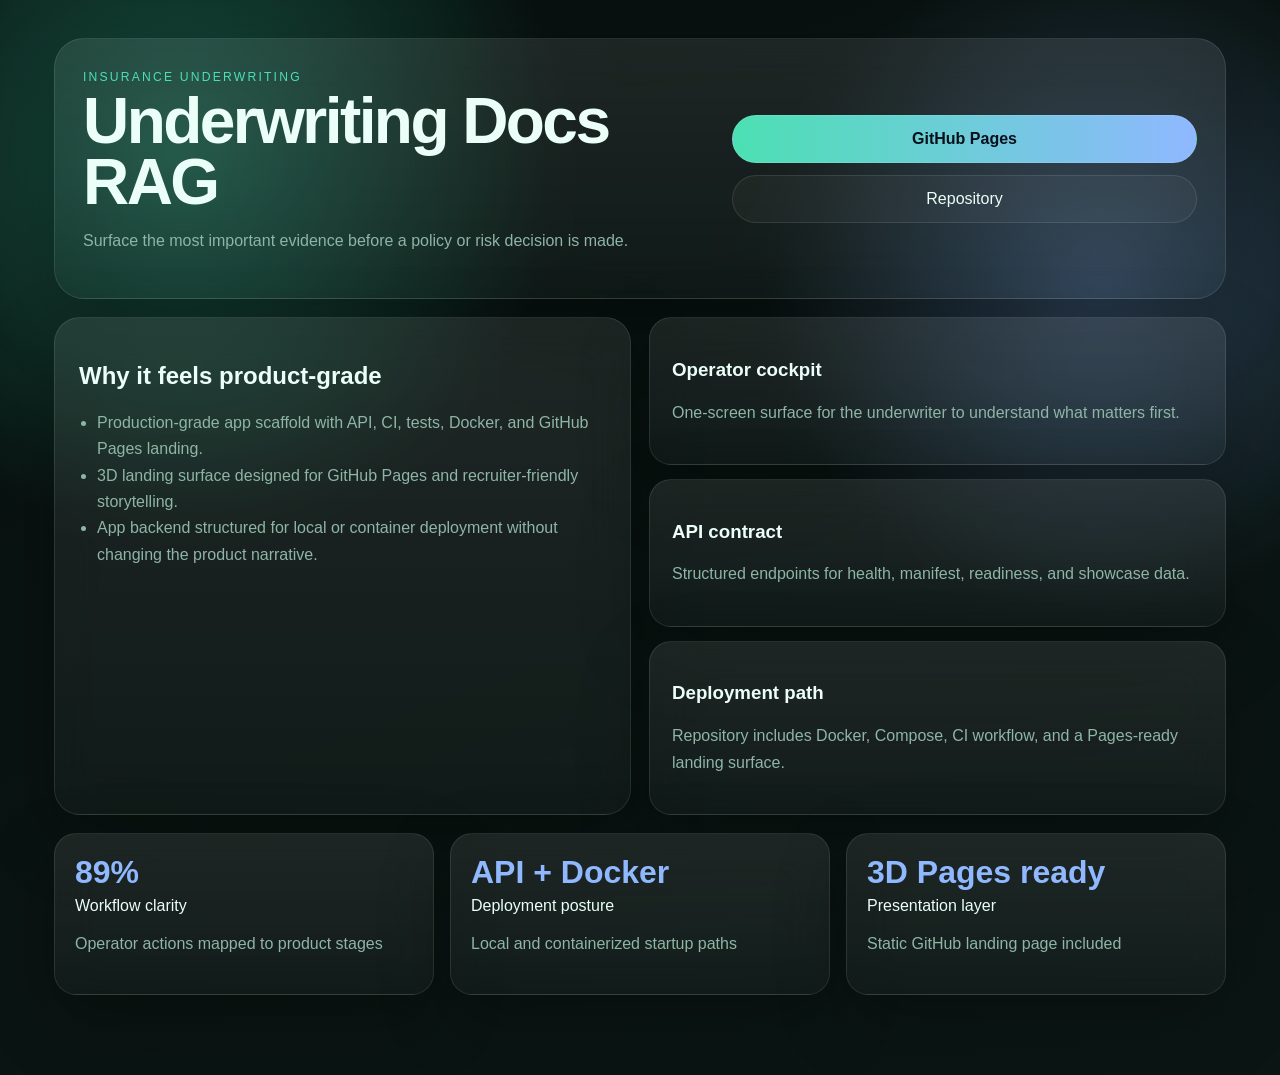
<file: docs/index.html>
<!DOCTYPE html>
<html lang="en">
<head>
  <meta charset="UTF-8" />
  <meta name="viewport" content="width=device-width, initial-scale=1.0" />
  <title>Underwriting Docs RAG Landing</title>
  <link rel="stylesheet" href="landing.css" />
</head>
<body>
  <div class="scene" id="scene">
    <div class="backdrop"></div>
    <main class="deck">
      <section class="hero-card glass">
        <div>
          <span class="eyebrow">Insurance underwriting</span>
          <h1>Underwriting Docs RAG</h1>
          <p>Surface the most important evidence before a policy or risk decision is made.</p>
        </div>
        <nav class="cta-stack">
          <a class="cta primary" href="https://r-behera.github.io/underwriting-docs-rag/">GitHub Pages</a>
          <a class="cta" href="https://github.com/R-behera/underwriting-docs-rag">Repository</a>
        </nav>
      </section>
      <section class="orbit-grid">
        <div class="glass panel large">
          <h2>Why it feels product-grade</h2>
          <ul><li>Production-grade app scaffold with API, CI, tests, Docker, and GitHub Pages landing.</li><li>3D landing surface designed for GitHub Pages and recruiter-friendly storytelling.</li><li>App backend structured for local or container deployment without changing the product narrative.</li></ul>
        </div>
        <div id="cards" class="card-stack"></div>
      </section>
      <section class="metrics-row" id="metrics"></section>
    </main>
  </div>
  <script>window.PROJECT_MANIFEST = {"slug": "underwriting-docs-rag", "title": "Underwriting Docs RAG", "summary": "![Demo Screenshot](demo/screenshot.png)", "domain": "Insurance underwriting", "audience": "underwriter", "promise": "Surface the most important evidence before a policy or risk decision is made.", "hero": ["Production-grade app scaffold with API, CI, tests, Docker, and GitHub Pages landing.", "3D landing surface designed for GitHub Pages and recruiter-friendly storytelling.", "App backend structured for local or container deployment without changing the product narrative."], "kpis": [{"label": "Workflow clarity", "value": "89%", "note": "Operator actions mapped to product stages"}, {"label": "Deployment posture", "value": "API + Docker", "note": "Local and containerized startup paths"}, {"label": "Presentation layer", "value": "3D Pages ready", "note": "Static GitHub landing page included"}], "stages": ["ingest", "validate", "analyze", "decide", "monitor"], "cards": [{"title": "Operator cockpit", "body": "One-screen surface for the underwriter to understand what matters first."}, {"title": "API contract", "body": "Structured endpoints for health, manifest, readiness, and showcase data."}, {"title": "Deployment path", "body": "Repository includes Docker, Compose, CI workflow, and a Pages-ready landing surface."}], "scene": "signal-wave", "theme": {"bg": "#08100e", "surface": "#101d1a", "ink": "#ebfff8", "muted": "#8eb5a6", "accent": "#4ce0b3", "accent2": "#8fb8ff"}, "pages_url": "https://r-behera.github.io/underwriting-docs-rag/", "api_examples": {"health": {"status": "ok", "project": "underwriting-docs-rag"}, "readiness": {"api": "ready", "landing_page": "docs/index.html", "container": "Dockerfile present"}, "signals": [{"name": "Decision coverage", "status": "strong", "detail": "App and landing narrative aligned"}, {"name": "Operator context", "status": "strong", "detail": "Primary user anchored as underwriter"}, {"name": "Delivery path", "status": "ready", "detail": "Pages + containerized app scaffold generated"}]}};</script>
  <script src="landing.js"></script>
</body>
</html>
</file>
<file: docs/landing.css>
:root{--bg:#08100e;--surface:#101d1a;--ink:#ebfff8;--muted:#8eb5a6;--accent:#4ce0b3;--accent2:#8fb8ff;--rx:0deg;--ry:0deg;}*{box-sizing:border-box}html,body{margin:0;min-height:100%;font-family:Inter,Segoe UI,sans-serif;background:var(--bg);color:var(--ink)}.scene{min-height:100vh;overflow:hidden;position:relative;transform-style:preserve-3d;perspective:1600px}.backdrop{position:absolute;inset:-10%;background:radial-gradient(circle at 20% 20%,color-mix(in srgb,var(--accent) 30%, transparent),transparent 24%),radial-gradient(circle at 80% 30%,color-mix(in srgb,var(--accent2) 28%, transparent),transparent 22%),linear-gradient(160deg,var(--bg),color-mix(in srgb,var(--surface) 78%, black));filter:saturate(1.15)}.deck{position:relative;z-index:2;max-width:1220px;margin:0 auto;padding:38px 24px 80px;transform:rotateX(var(--rx)) rotateY(var(--ry));transition:transform .12s ease-out}.glass{background:linear-gradient(180deg,rgba(255,255,255,.09),rgba(255,255,255,.03));border:1px solid rgba(255,255,255,.1);backdrop-filter:blur(22px);box-shadow:0 24px 70px rgba(0,0,0,.28)}.hero-card{display:grid;grid-template-columns:1.15fr .85fr;gap:20px;padding:28px;border-radius:30px;margin-bottom:18px}.eyebrow{letter-spacing:.18em;text-transform:uppercase;font-size:.76rem;color:var(--accent)}h1{font-size:clamp(2.4rem,5vw,4.8rem);line-height:.94;margin:.4rem 0 1rem;letter-spacing:-.04em}p,li{color:var(--muted);line-height:1.65}.cta-stack{display:flex;flex-direction:column;justify-content:center;gap:12px}.cta{display:inline-flex;justify-content:center;padding:14px 18px;border-radius:999px;text-decoration:none;color:var(--ink);border:1px solid rgba(255,255,255,.1);background:rgba(255,255,255,.04)}.primary{background:linear-gradient(90deg,var(--accent),var(--accent2));color:#07111b;font-weight:700}.orbit-grid{display:grid;grid-template-columns:1fr 1fr;gap:18px;margin-bottom:18px}.panel.large{padding:24px;border-radius:26px}.card-stack{display:grid;gap:14px}.flip{padding:22px;border-radius:22px;transform:translateZ(var(--z))}.metrics-row{display:grid;grid-template-columns:repeat(3,minmax(0,1fr));gap:16px}.metric{padding:20px;border-radius:22px}.metric strong{display:block;font-size:2rem;color:var(--accent2);margin-bottom:.4rem}ul{padding-left:18px;margin:14px 0 0}@media(max-width:980px){.hero-card,.orbit-grid,.metrics-row{grid-template-columns:1fr}.deck{padding:22px 16px 60px}}
</file>
